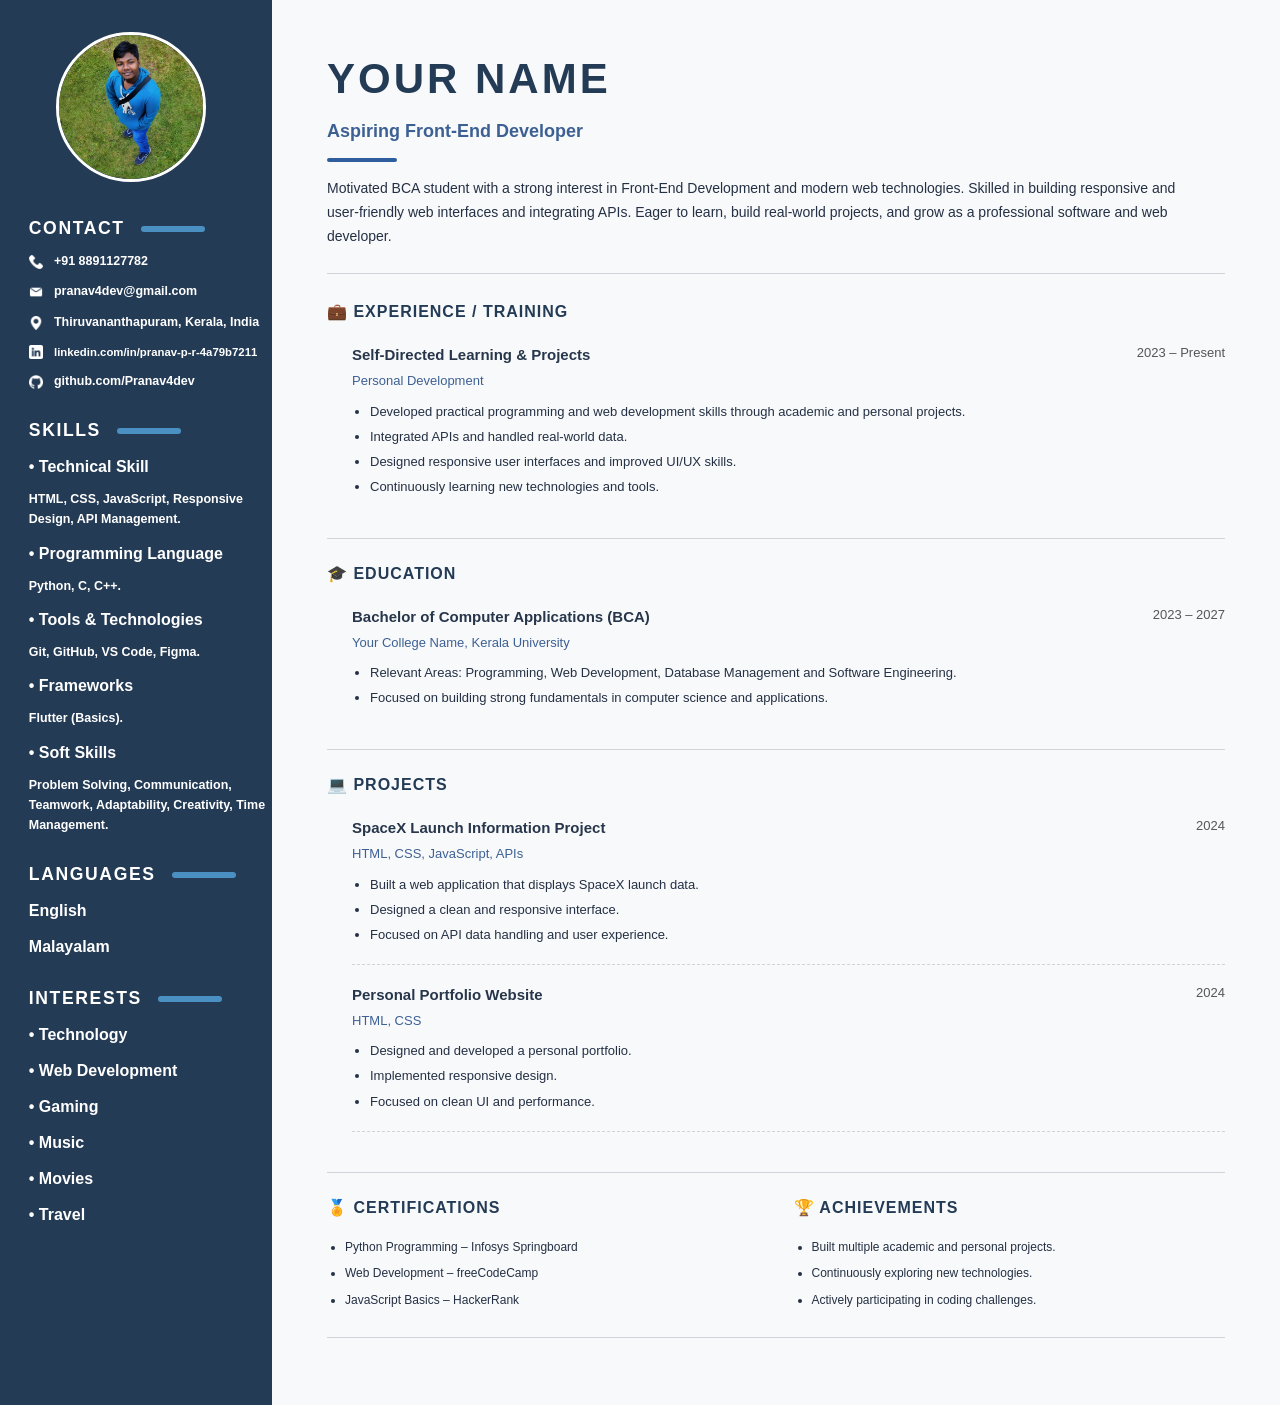
<file: Html/AS 1/index.html>
<!DOCTYPE html>
<html lang="en">
<head>
    <meta charset="UTF-8">
    <meta name="viewport" content="width=device-width, initial-scale=1.0">
    <title>Resume</title>
    <link rel="stylesheet" href="index.css">
</head>
<body>
    <body>

    <div class="resume">

        <div class="clr">

            <div class="img">
                <img src="profile.jpg" alt="Profile Image">
            </div>

            <div class="left">

                <div class="contact">
                    <h4>CONTACT <span></span></h4>

                    <div class="phone">
                        <img src="./Icons/phone-call.png" alt="Phone Icon">
                        <h1>+91 8891127782</h1>
                    </div>

                    <div class="email">
                        <img src="./Icons/messages.png" alt="Email Icon">
                        <h1>pranav4dev@gmail.com</h1>
                    </div>

                    <div class="place">
                        <img src="./Icons/pin.png" alt="Location pin">
                        <h1>Thiruvananthapuram, Kerala, India</h1>
                    </div>

                    <div class="linkedin">
                        <img src="./Icons/linkedin.png" alt="LinkedIn">
                        <h1>linkedin.com/in/pranav-p-r-4a79b7211</h1>
                    </div>

                    <div class="github">
                        <img src="./Icons/github.png" alt="GitHub">
                        <h1>github.com/Pranav4dev</h1>
                    </div>
                </div>

                <div class="skills">
                    <h4>SKILLS <span></span></h4>

                    <div class="technicalskill">
                        <h1>• Technical Skill</h1>
                        <h2>HTML, CSS, JavaScript, Responsive Design, API Management.</h2>
                    </div>

                    <div class="programminglanguage">
                        <h1>• Programming Language</h1>
                        <h2>Python, C, C++.</h2>
                    </div>

                    <div class="Tools">
                        <h1>• Tools & Technologies</h1>
                        <h2>Git, GitHub, VS Code, Figma.</h2>
                    </div>

                    <div class="Frameworks">
                        <h1>• Frameworks</h1>
                        <h2>Flutter (Basics).</h2>
                    </div>

                    <div class="softskills">
                        <h1>• Soft Skills</h1>
                        <h2>Problem Solving, Communication, Teamwork, Adaptability, Creativity, Time Management.</h2>
                    </div>
                </div>

                <div class="lang">
                    <h4>LANGUAGES <span></span></h4>

                    <div class="eng">
                        <h1>English</h1>
                    </div>

                    <div class="mal">
                        <h1>Malayalam</h1>
                    </div>
                </div>

                <div class="int">
                    <h4>INTERESTS <span></span></h4>

                    <h1>• Technology</h1>
                    <h1>• Web Development</h1>
                    <h1>• Gaming</h1>
                    <h1>• Music</h1>
                    <h1>• Movies</h1>
                    <h1>• Travel</h1>
                </div>

            </div>
        </div>

        <div class="right">

            <div class="intro">
                <h1>YOUR NAME</h1>

                <h2>Aspiring Front-End Developer</h2>

                <div class="blue-line"></div>

                <p>
                    Motivated BCA student with a strong interest in Front-End Development
                    and modern web technologies. Skilled in building responsive and
                    user-friendly web interfaces and integrating APIs. Eager to learn,
                    build real-world projects, and grow as a professional software and
                    web developer.
                </p>
            </div>

            <section class="resume-section">

                <h3>💼 EXPERIENCE / TRAINING</h3>

                <div class="resume-item">

                    <div class="item-top">
                        <div>
                            <h4>Self-Directed Learning & Projects</h4>
                            <span>Personal Development</span>
                        </div>

                        <p class="date">2023 – Present</p>
                    </div>

                    <ul>
                        <li>Developed practical programming and web development skills through academic and personal projects.</li>
                        <li>Integrated APIs and handled real-world data.</li>
                        <li>Designed responsive user interfaces and improved UI/UX skills.</li>
                        <li>Continuously learning new technologies and tools.</li>
                    </ul>

                </div>
            </section>

            <section class="resume-section">

                <h3>🎓 EDUCATION</h3>

                <div class="resume-item">

                    <div class="item-top">
                        <div>
                            <h4>Bachelor of Computer Applications (BCA)</h4>
                            <span>Your College Name, Kerala University</span>
                        </div>

                        <p class="date">2023 – 2027</p>
                    </div>

                    <ul>
                        <li>Relevant Areas: Programming, Web Development, Database Management and Software Engineering.</li>
                        <li>Focused on building strong fundamentals in computer science and applications.</li>
                    </ul>

                </div>
            </section>

            <section class="resume-section">

                <h3>💻 PROJECTS</h3>

                <div class="project">

                    <div class="item-top">
                        <div>
                            <h4>SpaceX Launch Information Project</h4>
                            <span>HTML, CSS, JavaScript, APIs</span>
                        </div>

                        <p class="date">2024</p>
                    </div>

                    <ul>
                        <li>Built a web application that displays SpaceX launch data.</li>
                        <li>Designed a clean and responsive interface.</li>
                        <li>Focused on API data handling and user experience.</li>
                    </ul>

                </div>


                <div class="project">

                    <div class="item-top">
                        <div>
                            <h4>Personal Portfolio Website</h4>
                            <span>HTML, CSS</span>
                        </div>

                        <p class="date">2024</p>
                    </div>

                    <ul>
                        <li>Designed and developed a personal portfolio.</li>
                        <li>Implemented responsive design.</li>
                        <li>Focused on clean UI and performance.</li>
                    </ul>

                </div>

            </section>

            <div class="bottom-sections">

                <section class="small-section">
                    <h3>🏅 CERTIFICATIONS</h3>

                    <ul>
                        <li>Python Programming – Infosys Springboard</li>
                        <li>Web Development – freeCodeCamp</li>
                        <li>JavaScript Basics – HackerRank</li>
                    </ul>
                </section>


                <section class="small-section">
                    <h3>🏆 ACHIEVEMENTS</h3>

                    <ul>
                        <li>Built multiple academic and personal projects.</li>
                        <li>Continuously exploring new technologies.</li>
                        <li>Actively participating in coding challenges.</li>
                    </ul>
                </section>

            </div>

        </div>

    </div>


</body>
</html>
</file>
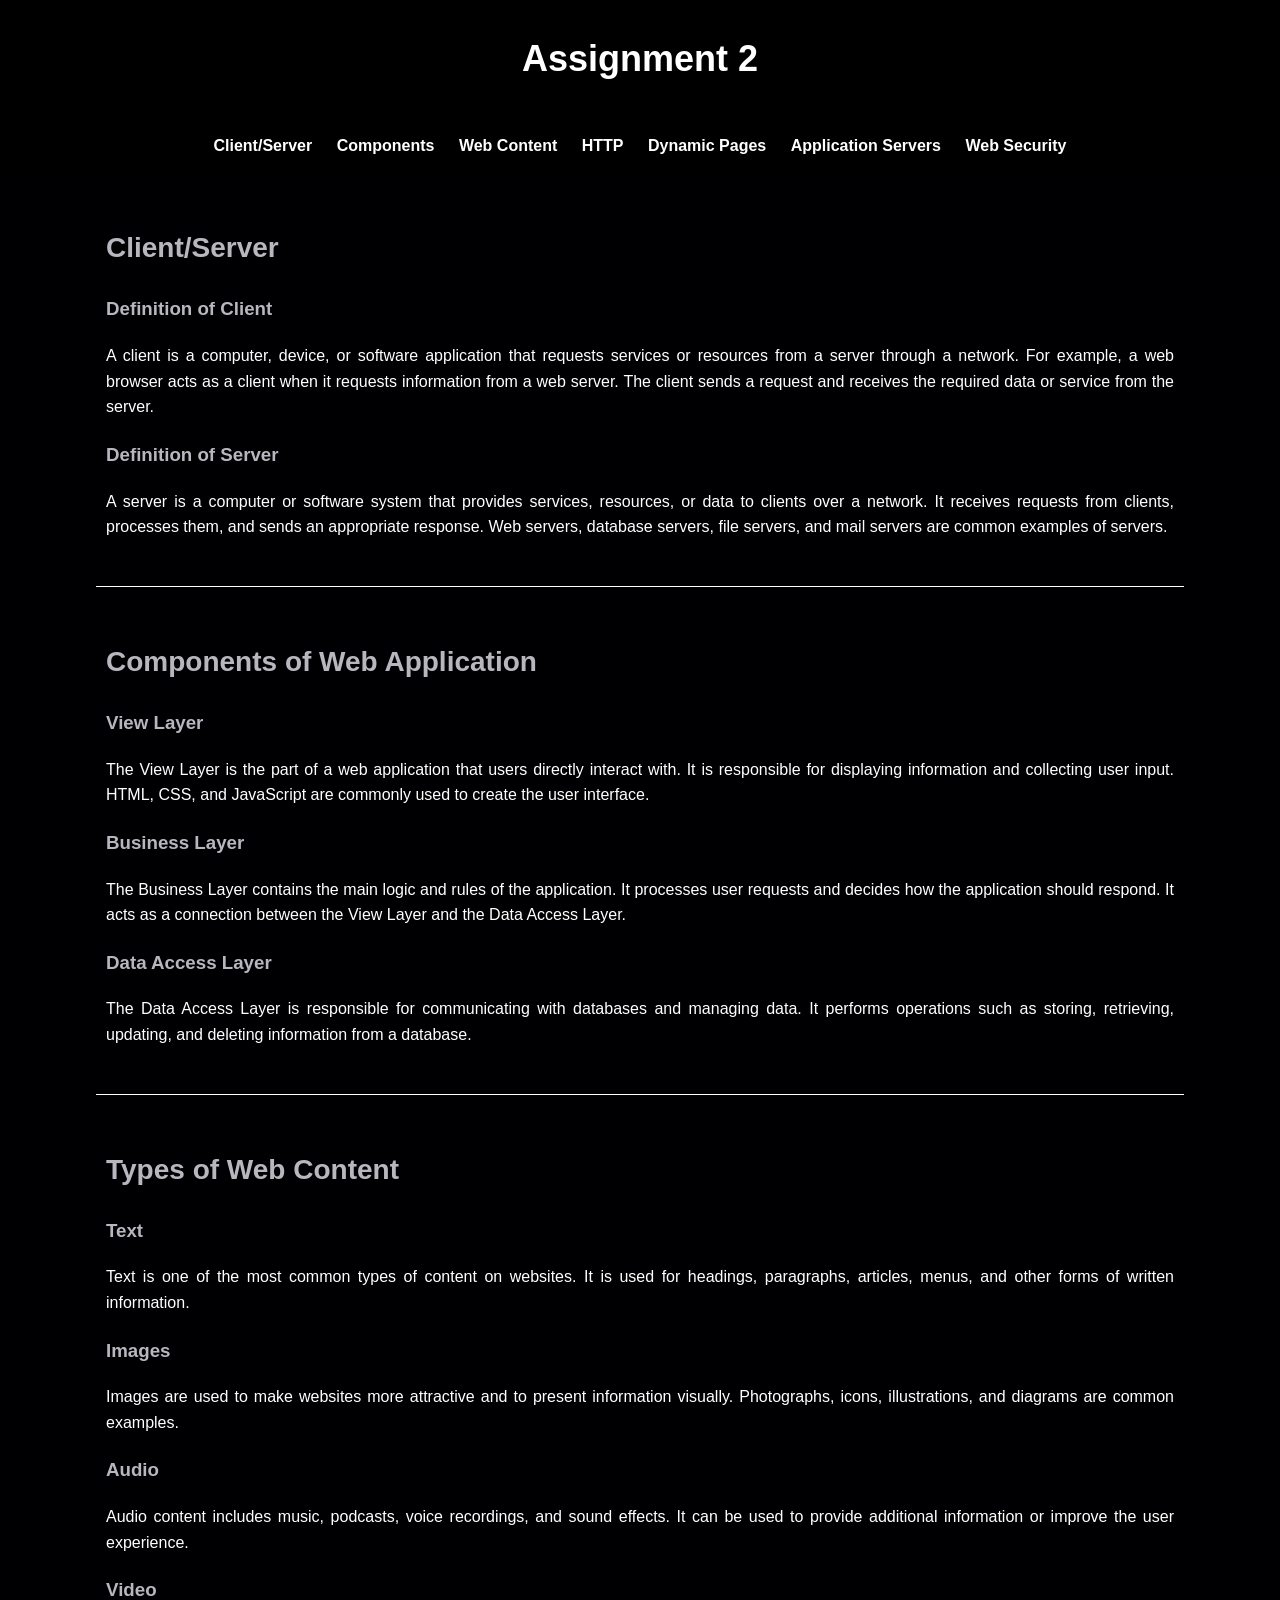
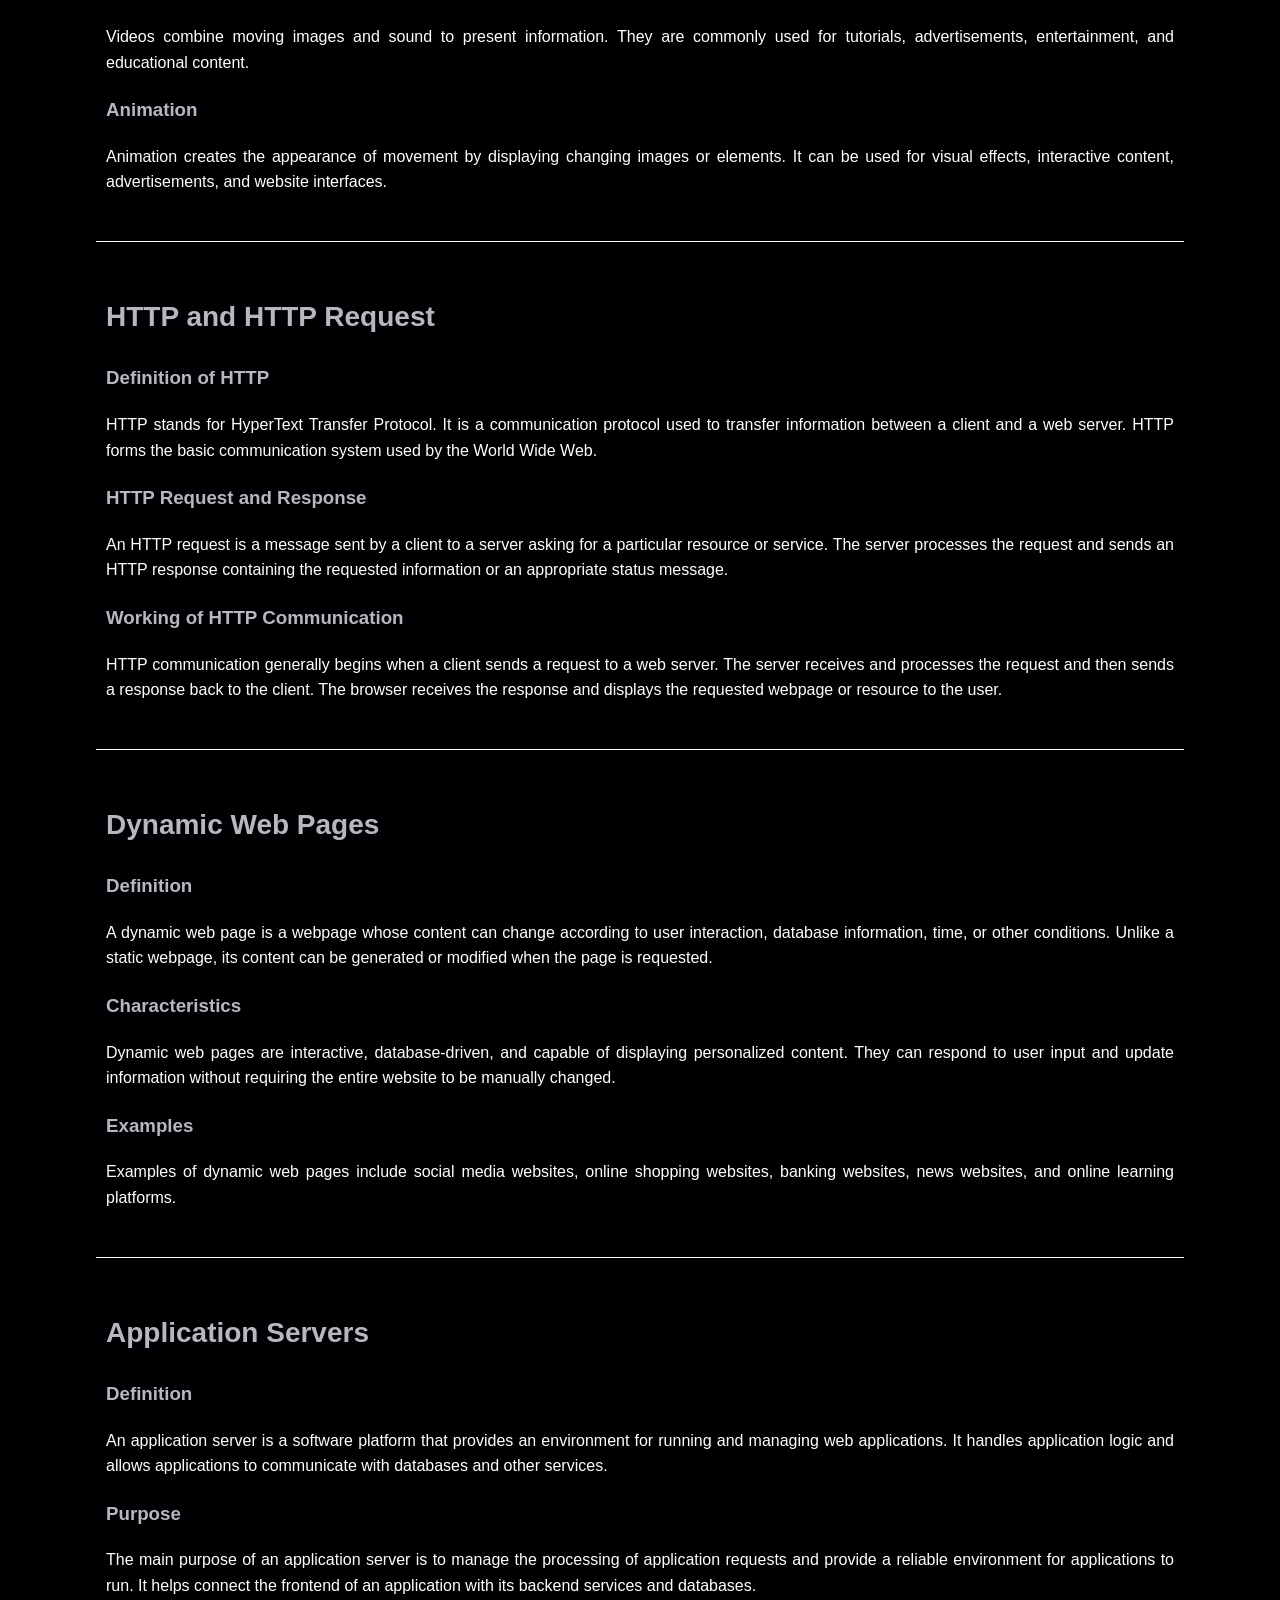
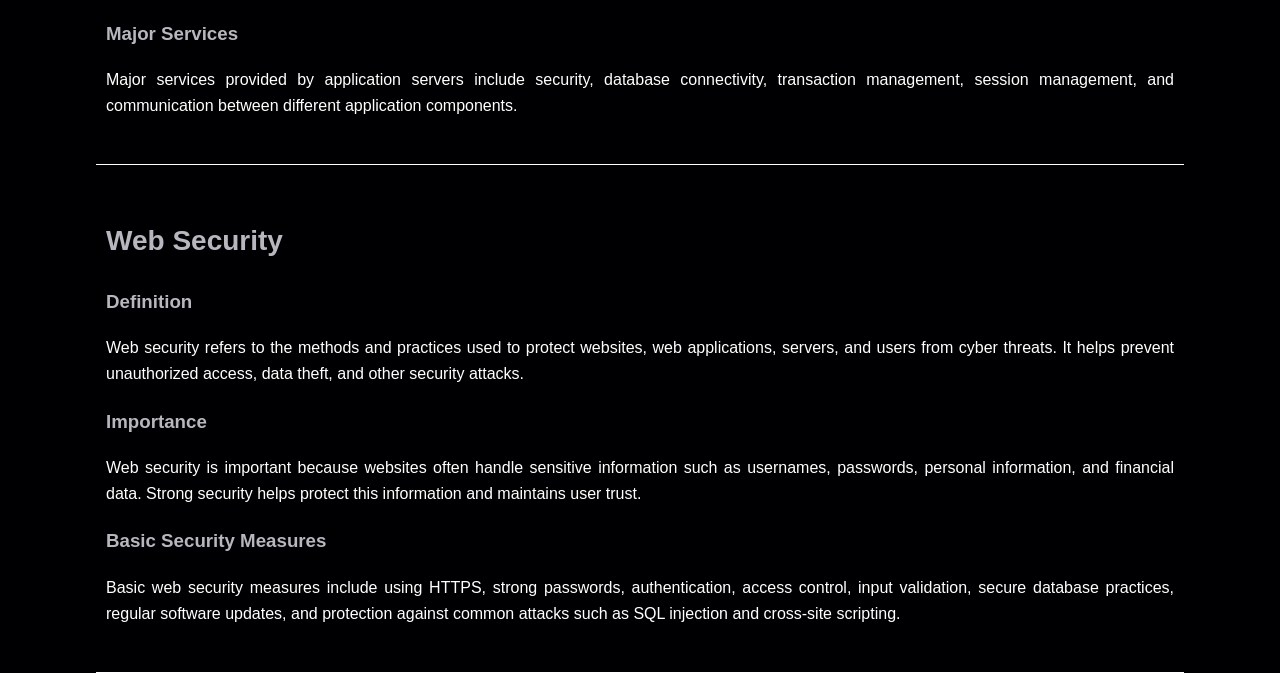
<file: Html/AS 2/index.html>
<!DOCTYPE html>
<html lang="en">
<head>
    <meta charset="UTF-8">
    <meta name="viewport" content="width=device-width, initial-scale=1.0">
    <title>Web Technology</title>

    <style>
        body {
            margin: 0;
            font-family: Arial, sans-serif;
            background-color: rgb(0, 0, 2);
            color: white;
            line-height: 1.6;
        }

        header {
            text-align: center;
            padding: 30px;
            background-color: #000000;
        }

        header h1 {
            margin: 0;
            font-size: 36px;
        }

        header p {
            margin-top: 8px;
            font-size: 16px;
        }

        nav {
            background-color: #000000;
            padding: 15px;
            text-align: center;
            position: sticky;
            top: 0;
        }

        nav a {
            color: white;
            text-decoration: none;
            margin: 0 10px;
            font-weight: bold;
        }

        nav a:hover {
            color: #6d7072;
        }

        main {
            width: 85%;
            margin: auto;
        }

        section {
            padding: 30px 10px;
            border-bottom: 1px solid white;
        }

        h2 {
            color: #b8b6be;
            font-size: 28px;
        }

        h3 {
            color:#b8b6be;
            margin-top: 20px;
        }

        p {
            font-size: 16px;
            text-align: justify;
        }

        ul {
            font-size: 16px;
        }

    </style>
</head>

<body>

    <header>
        <h1>Assignment 2</h1>
    </header>

    <!-- Navigation Menu -->
    <nav>
        <a href="#client-server">Client/Server</a>
        <a href="#components">Components</a>
        <a href="#content">Web Content</a>
        <a href="#http">HTTP</a>
        <a href="#dynamic">Dynamic Pages</a>
        <a href="#application-server">Application Servers</a>
        <a href="#security">Web Security</a>
    </nav>

    <main>

      
        <section id="client-server">
            <h2>Client/Server</h2>

            <h3>Definition of Client</h3>
            <p>
                A client is a computer, device, or software application that
                requests services or resources from a server through a network.
                For example, a web browser acts as a client when it requests
                information from a web server. The client sends a request and
                receives the required data or service from the server.
            </p>

            <h3>Definition of Server</h3>
            <p>
                A server is a computer or software system that provides services,
                resources, or data to clients over a network. It receives requests
                from clients, processes them, and sends an appropriate response.
                Web servers, database servers, file servers, and mail servers are
                common examples of servers.
            </p>
        </section>

       
        <section id="components">
            <h2>Components of Web Application</h2>

            <h3>View Layer</h3>
            <p>
                The View Layer is the part of a web application that users
                directly interact with. It is responsible for displaying
                information and collecting user input. HTML, CSS, and JavaScript
                are commonly used to create the user interface.
            </p>

            <h3>Business Layer</h3>
            <p>
                The Business Layer contains the main logic and rules of the
                application. It processes user requests and decides how the
                application should respond. It acts as a connection between the
                View Layer and the Data Access Layer.
            </p>

            <h3>Data Access Layer</h3>
            <p>
                The Data Access Layer is responsible for communicating with
                databases and managing data. It performs operations such as
                storing, retrieving, updating, and deleting information from
                a database.
            </p>
        </section>

       
        <section id="content">
            <h2>Types of Web Content</h2>

            <h3>Text</h3>
            <p>
                Text is one of the most common types of content on websites.
                It is used for headings, paragraphs, articles, menus, and other
                forms of written information.
            </p>

            <h3>Images</h3>
            <p>
                Images are used to make websites more attractive and to present
                information visually. Photographs, icons, illustrations, and
                diagrams are common examples.
            </p>

            <h3>Audio</h3>
            <p>
                Audio content includes music, podcasts, voice recordings, and
                sound effects. It can be used to provide additional information
                or improve the user experience.
            </p>

            <h3>Video</h3>
            <p>
                Videos combine moving images and sound to present information.
                They are commonly used for tutorials, advertisements,
                entertainment, and educational content.
            </p>

            <h3>Animation</h3>
            <p>
                Animation creates the appearance of movement by displaying
                changing images or elements. It can be used for visual effects,
                interactive content, advertisements, and website interfaces.
            </p>
        </section>

       
        <section id="http">
            <h2>HTTP and HTTP Request</h2>

            <h3>Definition of HTTP</h3>
            <p>
                HTTP stands for HyperText Transfer Protocol. It is a
                communication protocol used to transfer information between a
                client and a web server. HTTP forms the basic communication
                system used by the World Wide Web.
            </p>

            <h3>HTTP Request and Response</h3>
            <p>
                An HTTP request is a message sent by a client to a server asking
                for a particular resource or service. The server processes the
                request and sends an HTTP response containing the requested
                information or an appropriate status message.
            </p>

            <h3>Working of HTTP Communication</h3>
            <p>
                HTTP communication generally begins when a client sends a
                request to a web server. The server receives and processes the
                request and then sends a response back to the client. The browser
                receives the response and displays the requested webpage or
                resource to the user.
            </p>
        </section>

     
        <section id="dynamic">
            <h2>Dynamic Web Pages</h2>

            <h3>Definition</h3>
            <p>
                A dynamic web page is a webpage whose content can change
                according to user interaction, database information, time, or
                other conditions. Unlike a static webpage, its content can be
                generated or modified when the page is requested.
            </p>

            <h3>Characteristics</h3>
            <p>
                Dynamic web pages are interactive, database-driven, and capable
                of displaying personalized content. They can respond to user
                input and update information without requiring the entire
                website to be manually changed.
            </p>

            <h3>Examples</h3>
            <p>
                Examples of dynamic web pages include social media websites,
                online shopping websites, banking websites, news websites,
                and online learning platforms.
            </p>
        </section>

        <section id="application-server">
            <h2>Application Servers</h2>

            <h3>Definition</h3>
            <p>
                An application server is a software platform that provides an
                environment for running and managing web applications. It
                handles application logic and allows applications to communicate
                with databases and other services.
            </p>

            <h3>Purpose</h3>
            <p>
                The main purpose of an application server is to manage the
                processing of application requests and provide a reliable
                environment for applications to run. It helps connect the
                frontend of an application with its backend services and
                databases.
            </p>

            <h3>Major Services</h3>
            <p>
                Major services provided by application servers include security,
                database connectivity, transaction management, session
                management, and communication between different application
                components.
            </p>
        </section>

        <section id="security">
            <h2>Web Security</h2>

            <h3>Definition</h3>
            <p>
                Web security refers to the methods and practices used to protect
                websites, web applications, servers, and users from cyber
                threats. It helps prevent unauthorized access, data theft, and
                other security attacks.
            </p>

            <h3>Importance</h3>
            <p>
                Web security is important because websites often handle
                sensitive information such as usernames, passwords, personal
                information, and financial data. Strong security helps protect
                this information and maintains user trust.
            </p>

            <h3>Basic Security Measures</h3>
            <p>
                Basic web security measures include using HTTPS, strong
                passwords, authentication, access control, input validation,
                secure database practices, regular software updates, and
                protection against common attacks such as SQL injection and
                cross-site scripting.
            </p>
        </section>

    </main>

</body>
</html>
</file>
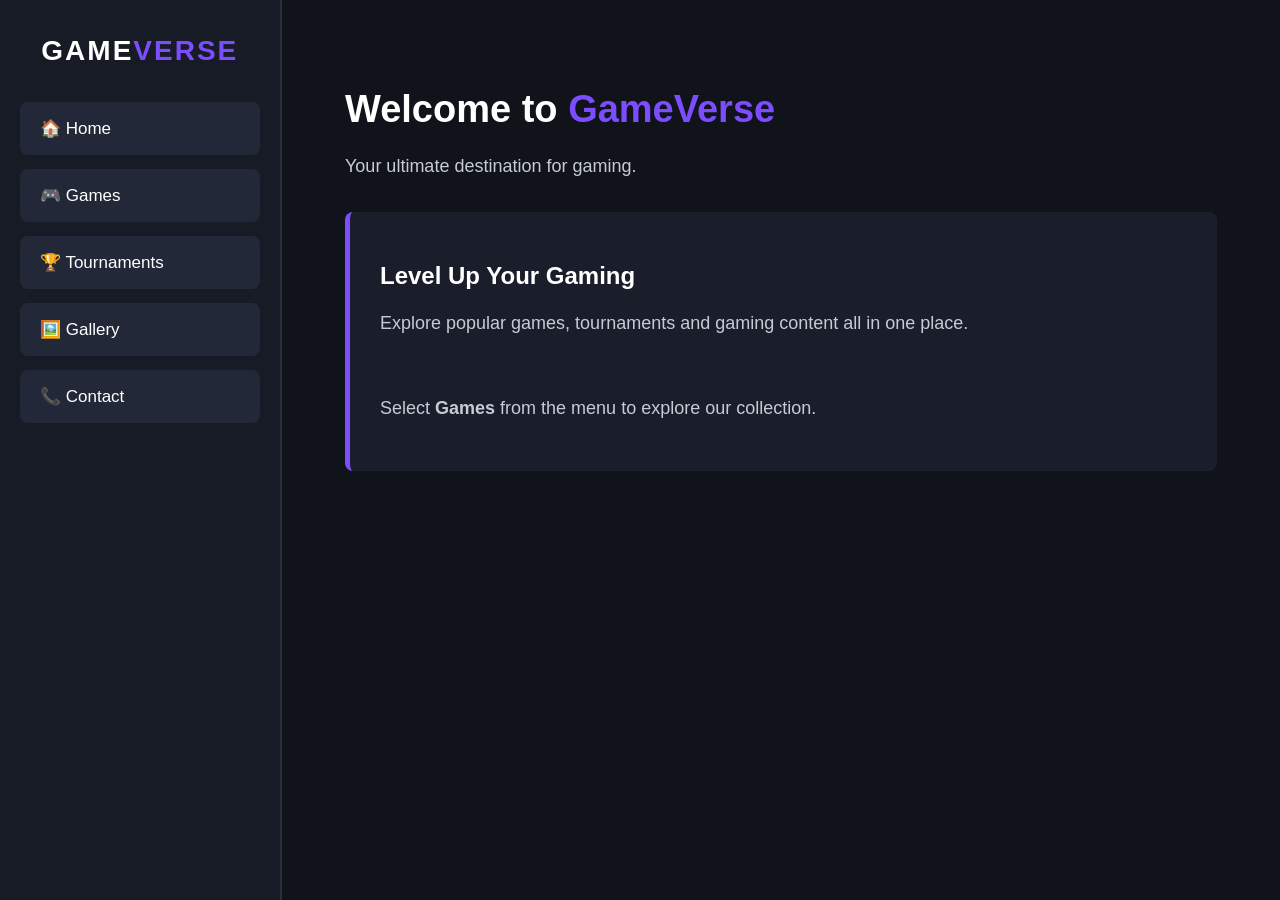
<file: Html/AS 3/index.html>
<!DOCTYPE html>
<html lang="en">

<head>
    <meta charset="UTF-8">
    <meta name="viewport" content="width=device-width, initial-scale=1.0">

    <title>GameVerse</title>

    <style>

        * {
            box-sizing: border-box;
            margin: 0;
            padding: 0;
        }

        body {
            font-family: Arial, sans-serif;
            background-color: #10131a;
            height: 100vh;
        }

       

        .container {
            display: flex;
            width: 100%;
            height: 100vh;
        }



        .menu {
            width: 22%;
            min-width: 220px;
            background-color: #171b26;
            padding: 35px 20px;
            border-right: 2px solid #292f3d;
        }

        .menu h2 {
            color: #ffffff;
            text-align: center;
            margin-bottom: 35px;
            font-size: 28px;
            letter-spacing: 2px;
        }

        .menu h2 span {
            color: #7c4dff;
        }

        .menu a {
            display: block;
            background-color: #222837;
            color: #ffffff;
            text-decoration: none;
            padding: 16px 20px;
            margin-bottom: 14px;
            border-radius: 8px;
            font-size: 17px;
            transition: 0.3s;
        }

        .menu a:hover {
            background-color: #7c4dff;
            transform: translateX(5px);
        }


        /* CONTENT FRAME */

        .content {
            width: 78%;
            height: 100vh;
            border: none;
            background-color: #10131a;
        }

    </style>

</head>


<body>

    <div class="container">


        <div class="menu">

            <h2>GAME<span>VERSE</span></h2>

            <a href="#home"
               target="contentFrame"
               onclick="loadPage('home'); return false;">
                🏠 Home
            </a>

            <a href="#games"
               target="contentFrame"
               onclick="loadPage('games'); return false;">
                🎮 Games
            </a>

            <a href="#tournaments"
               target="contentFrame"
               onclick="loadPage('tournaments'); return false;">
                🏆 Tournaments
            </a>

            <a href="#gallery"
               target="contentFrame"
               onclick="loadPage('gallery'); return false;">
                🖼️ Gallery
            </a>

            <a href="#contact"
               target="contentFrame"
               onclick="loadPage('contact'); return false;">
                📞 Contact
            </a>

        </div>


        

        <iframe
            class="content"
            name="contentFrame"
            id="contentFrame">
        </iframe>

    </div>


    <script>

        

        const pages = {



            home: `
                <!DOCTYPE html>
                <html>

                <head>

                    <style>

                        body {
                            font-family: Arial;
                            background: #10131a;
                            color: white;
                            padding: 55px;
                        }

                        h1 {
                            color: #ffffff;
                            font-size: 38px;
                            margin-bottom: 20px;
                        }

                        h1 span {
                            color: #7c4dff;
                        }

                        p {
                            font-size: 18px;
                            line-height: 1.7;
                            color: #c7cbd6;
                        }

                        .welcome {
                            background: #191e2a;
                            padding: 30px;
                            border-left: 5px solid #7c4dff;
                            border-radius: 8px;
                            margin-top: 30px;
                        }

                        .welcome h2 {
                            margin-bottom: 15px;
                        }

                    </style>

                </head>

                <body>

                    <h1>Welcome to <span>GameVerse</span></h1>

                    <p>
                        Your ultimate destination for gaming.
                    </p>

                    <div class="welcome">

                        <h2>Level Up Your Gaming</h2>

                        <p>
                            Explore popular games, tournaments and
                            gaming content all in one place.
                        </p>

                        <br>

                        <p>
                            Select <b>Games</b> from the menu to
                            explore our collection.
                        </p>

                    </div>

                </body>

                </html>
            `,



            games: `
                <!DOCTYPE html>
                <html>

                <head>

                    <style>

                        body {
                            font-family: Arial;
                            background: #10131a;
                            color: white;
                            padding: 40px;
                        }

                        h1 {
                            font-size: 35px;
                            margin-bottom: 30px;
                        }

                        h1 span {
                            color: #7c4dff;
                        }

                        .games {
                            display: grid;
                            grid-template-columns: repeat(2, 1fr);
                            gap: 20px;
                        }

                        .game {
                            background: #191e2a;
                            padding: 25px;
                            border-radius: 10px;
                            border: 1px solid #292f3d;
                            transition: 0.3s;
                        }

                        .game:hover {
                            transform: translateY(-5px);
                            border-color: #7c4dff;
                        }

                        .game h2 {
                            color: #ffffff;
                            margin-bottom: 10px;
                        }

                        .game p {
                            color: #aeb4c2;
                            line-height: 1.5;
                        }

                        .genre {
                            color: #7c4dff;
                            font-size: 14px;
                            margin-bottom: 12px;
                        }

                    </style>

                </head>

                <body>

                    <h1>Featured <span>Games</span></h1>

                    <div class="games">

                        <div class="game">
                            <h2>Valorant</h2>
                            <div class="genre">Tactical FPS</div>
                            <p>
                                A competitive 5v5 tactical shooter
                                featuring unique agents and abilities.
                            </p>
                        </div>


                        <div class="game">
                            <h2>League of Legends</h2>
                            <div class="genre">MOBA</div>
                            <p>
                                A competitive multiplayer game
                                focused on strategy and teamwork.
                            </p>
                        </div>


                        <div class="game">
                            <h2>Dota 2</h2>
                            <div class="genre">MOBA</div>
                            <p>
                                A strategic 5v5 battle arena with
                                hundreds of unique heroes.
                            </p>
                        </div>


                        <div class="game">
                            <h2>PUBG PC</h2>
                            <div class="genre">Battle Royale</div>
                            <p>
                                Fight to survive and become the
                                last player standing.
                            </p>
                        </div>


                        <div class="game">
                            <h2>Battlefield V</h2>
                            <div class="genre">First Person Shooter</div>
                            <p>
                                Experience large-scale battles
                                inspired by World War II.
                            </p>
                        </div>


                        <div class="game">
                            <h2>GTA V</h2>
                            <div class="genre">Open World</div>
                            <p>
                                Explore a massive open world filled
                                with missions, vehicles and activities.
                            </p>
                        </div>

                    </div>

                </body>

                </html>
            `,



            tournaments: `
                <!DOCTYPE html>
                <html>

                <head>

                    <style>

                        body {
                            font-family: Arial;
                            background: #10131a;
                            color: white;
                            padding: 50px;
                        }

                        h1 {
                            color: #7c4dff;
                            margin-bottom: 25px;
                        }

                        .tournament {
                            background: #191e2a;
                            padding: 22px;
                            margin-bottom: 15px;
                            border-radius: 8px;
                            border-left: 4px solid #7c4dff;
                        }

                        .tournament h2 {
                            margin-bottom: 8px;
                        }

                        .tournament p {
                            color: #b8bdc9;
                        }

                    </style>

                </head>

                <body>

                    <h1>Gaming Tournaments</h1>

                    <div class="tournament">

                        <h2>Valorant Championship</h2>

                        <p>
                            Competitive 5v5 Valorant tournament.
                        </p>

                    </div>


                    <div class="tournament">

                        <h2>Battle Royale Cup</h2>

                        <p>
                            PUBG PC survival tournament.
                        </p>

                    </div>


                    <div class="tournament">

                        <h2>MOBA Challenge</h2>

                        <p>
                            League of Legends and Dota 2
                            competitive event.
                        </p>

                    </div>

                </body>

                </html>
            `,


            gallery: `
                <!DOCTYPE html>
                <html>

                <head>

                    <style>

                        body {
                            font-family: Arial;
                            background: #10131a;
                            color: white;
                            padding: 45px;
                        }

                        h1 {
                            margin-bottom: 30px;
                        }

                        h1 span {
                            color: #7c4dff;
                        }

                        .gallery {
                            display: grid;
                            grid-template-columns: repeat(3, 1fr);
                            gap: 18px;
                        }

                        .photo {
                            height: 150px;
                            background: #191e2a;
                            border: 1px solid #292f3d;
                            border-radius: 10px;

                            display: flex;
                            align-items: center;
                            justify-content: center;

                            font-size: 20px;
                            color: #ffffff;
                        }

                        .photo:hover {
                            border-color: #7c4dff;
                        }

                    </style>

                </head>

                <body>

                    <h1>Gaming <span>Gallery</span></h1>

                    <div class="gallery">

                        <div class="photo">
                            Valorant
                        </div>

                        <div class="photo">
                            League of Legends
                        </div>

                        <div class="photo">
                            Dota 2
                        </div>

                        <div class="photo">
                            PUBG PC
                        </div>

                        <div class="photo">
                            Battlefield V
                        </div>

                        <div class="photo">
                            GTA V
                        </div>

                    </div>

                </body>

                </html>
            `,



            contact: `
                <!DOCTYPE html>
                <html>

                <head>

                    <style>

                        body {
                            font-family: Arial;
                            background: #10131a;
                            color: white;
                            padding: 55px;
                        }

                        h1 {
                            color: #7c4dff;
                            margin-bottom: 25px;
                        }

                        .contact {
                            background: #191e2a;
                            padding: 30px;
                            border-radius: 10px;
                            border-left: 4px solid #7c4dff;
                            max-width: 600px;
                        }

                        .contact p {
                            font-size: 18px;
                            line-height: 2;
                            color: #c7cbd6;
                        }

                        b {
                            color: white;
                        }

                    </style>

                </head>

                <body>

                    <h1>Contact GameVerse</h1>

                    <div class="contact">

                        <p>
                            <b>Email:</b>
                            gameverse@gmail.com
                        </p>

                        <p>
                            <b>Phone:</b>
                            +91 98765 43210
                        </p>

                        <p>
                            <b>Location:</b>
                            Kerala, India
                        </p>

                    </div>

                </body>

                </html>
            `

        };


    

        function loadPage(page) {

            const iframe =
                document.getElementById("contentFrame");

            iframe.srcdoc = pages[page];

        }



        loadPage("home");

    </script>

</body>

</html>
</file>
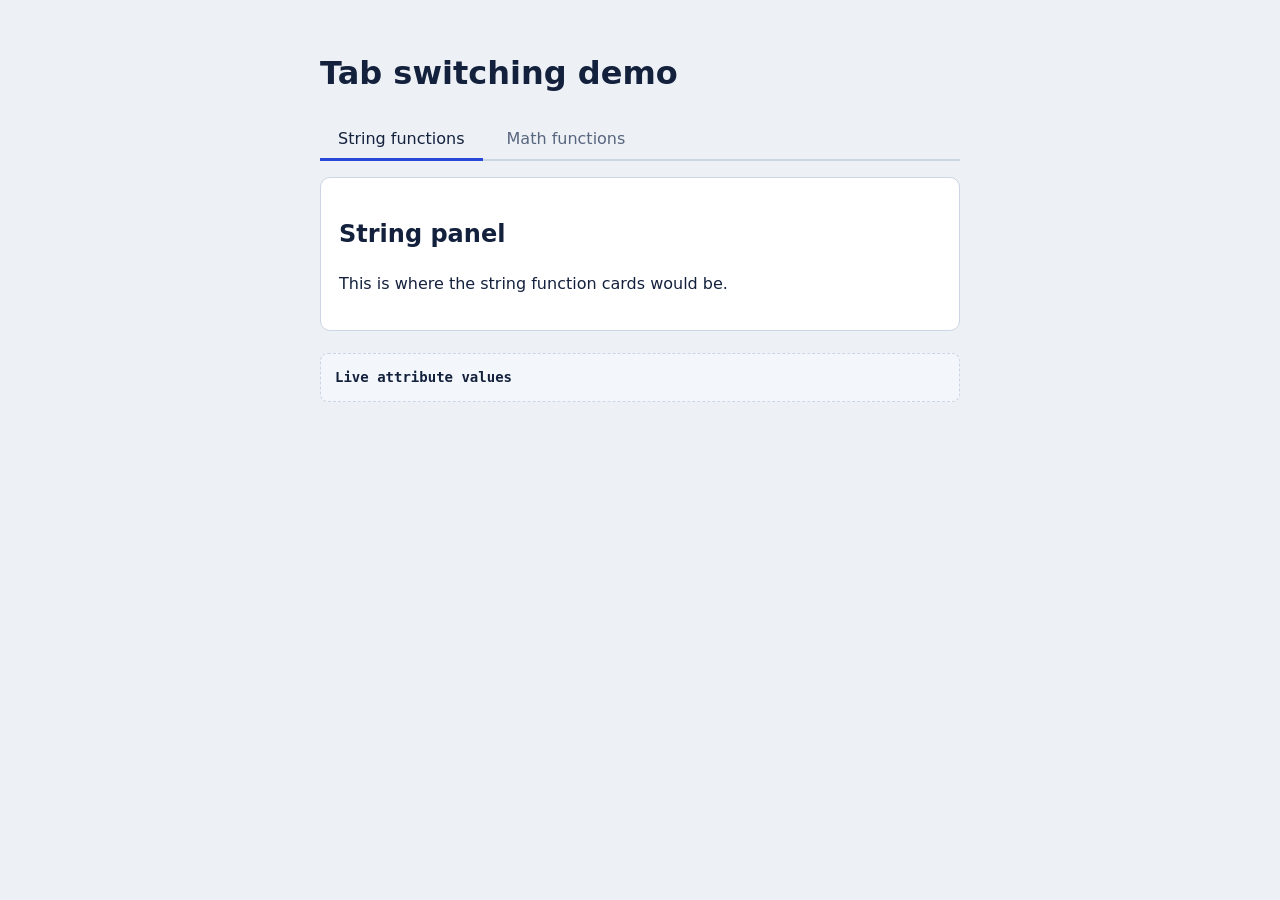
<file: Html/AS 5/index.html>
<!DOCTYPE html>
<html lang="en">
<head>
<meta charset="utf-8">
<meta name="viewport" content="width=device-width, initial-scale=1">
<title>Tab Switching Demo</title>
<style>
  body{margin:0;background:#EDF1F6;color:#14213D;font:16px/1.5 system-ui,sans-serif}
  .wrap{max-width:640px;margin:0 auto;padding:28px 18px}
  .tabs{display:flex;gap:6px;border-bottom:2px solid #CBD5E3;margin-bottom:16px}
  .tab{border:0;background:none;color:#58657E;font:500 16px system-ui,sans-serif;
       padding:10px 18px;cursor:pointer;border-bottom:3px solid transparent;margin-bottom:-2px}

  /* Active tab gets the blue underline */
  .tab[aria-selected="true"]{color:#14213D;border-bottom-color:#2748D8}

  .panel{background:#fff;border:1px solid #CBD5E3;border-radius:10px;padding:18px}

  /* Hidden panel is removed from the page */
  .panel[hidden]{display:none}

  .state{margin-top:22px;background:#F3F6FB;border:1px dashed #CBD5E3;
         border-radius:8px;padding:12px 14px;font:14px/1.7 monospace}
  .state b{color:#2748D8}
</style>
</head>
<body>
<div class="wrap">
  <h1>Tab switching demo</h1>

  <div class="tabs" role="tablist">
    <button class="tab" role="tab" id="t-str"  aria-selected="true"  aria-controls="p-str">String functions</button>
    <button class="tab" role="tab" id="t-math" aria-selected="false" aria-controls="p-math">Math functions</button>
  </div>

  <section class="panel" id="p-str" role="tabpanel" aria-labelledby="t-str">
    <h2>String panel</h2>
    <p>This is where the string function cards would be.</p>
  </section>

  <section class="panel" id="p-math" role="tabpanel" aria-labelledby="t-math" hidden>
    <h2>Math panel</h2>
    <p>This is where the math function cards would be.</p>
  </section>

  <div class="state">
    <strong>Live attribute values</strong>
    <div id="log"></div>
  </div>
</div>

<script>
  var $ = function(id){ return document.getElementById(id); };

  // Each pair: [tab button id, panel id]
  var tabs = [['t-str','p-str'], ['t-math','p-math']];

  // Shows the current attribute values in the box at the bottom
  function updateLog(){
    $('log').innerHTML = tabs.map(function(x){
      return x[0] + ' aria-selected = <b>' + $(x[0]).getAttribute('aria-selected') + '</b><br>' +
             x[1] + ' hidden = <b>' + $(x[1]).hidden + '</b>';
    }).join('<br>');
  }

  // Add a click listener to each tab button
  tabs.forEach(function(p){
    $(p[0]).addEventListener('click', function(){
      tabs.forEach(function(x){
        var on = x[0] === p[0];                      // is this the clicked pair?
        $(x[0]).setAttribute('aria-selected', on);   // mark tab selected / not selected
        $(x[1]).hidden = !on;                        // show / hide its panel
      });
      updateLog();
    });
  });
  // show the starting values on page load
</script>
</body>
</html>
</file>
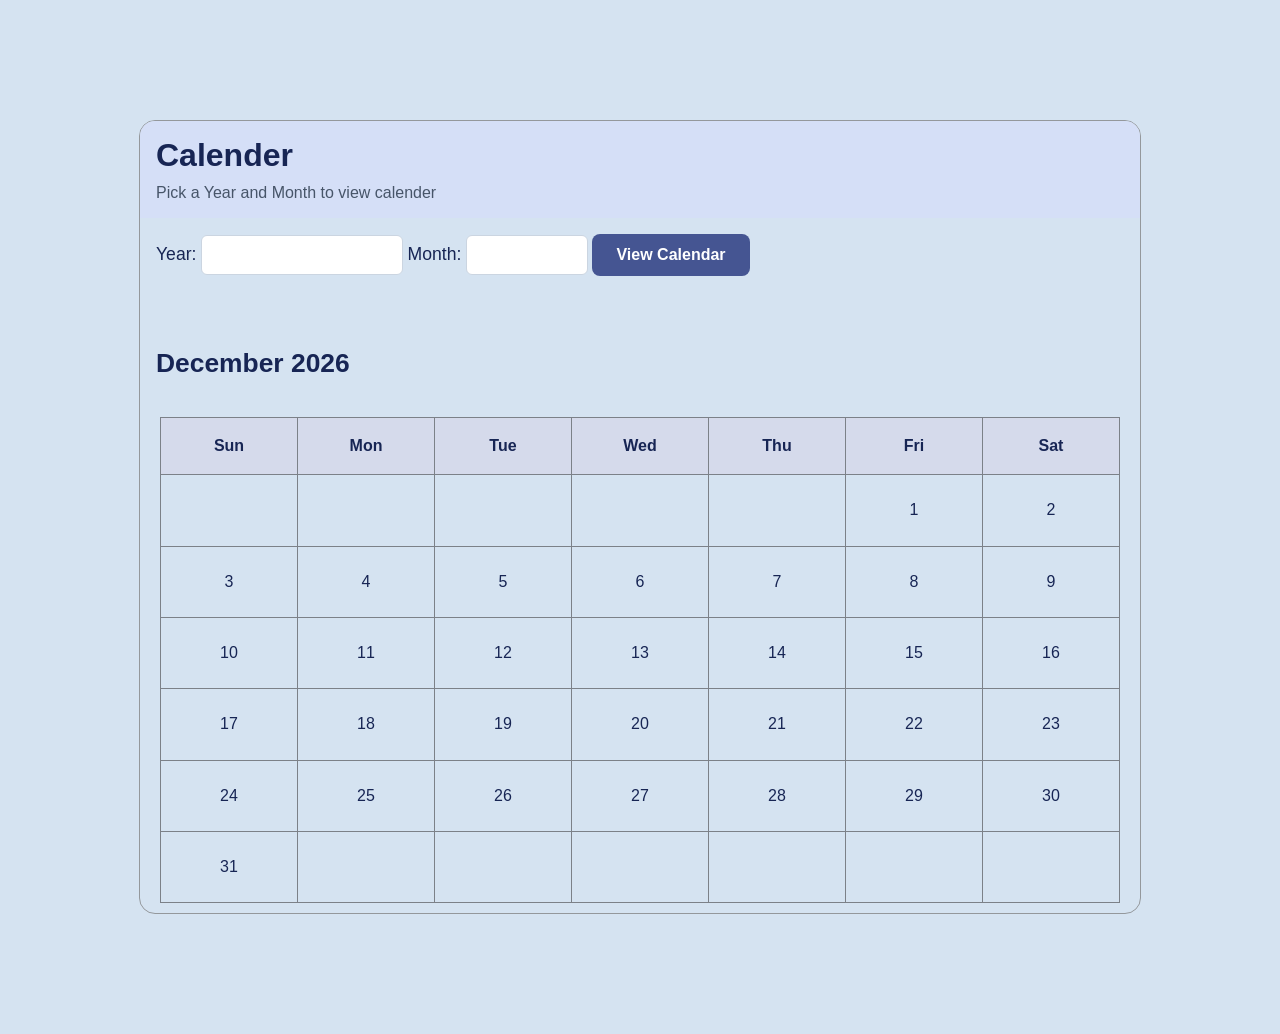
<file: Html/AS 6/index.html>
<!DOCTYPE html>
<html lang="en">
<head>
    <meta charset="UTF-8">
    <meta name="viewport" content="width=device-width, initial-scale=1.0">
    <title>Document</title>
    <style>
        body{
            margin: 0;
            padding: 24px;
            background-color: #d5e3f1;
            font-family: Arial, sans-serif;
            color: #172554;
        }
        #all{
            max-width: 62.5rem;
            margin: 6rem auto;
            border-radius: 1rem;
            overflow: hidden;
            border: 1px solid #94989c;
        }
        #calender{
            background-color: #d5dff7;
            max-width: 100%;
            padding: 1rem;
        }

        #calender h1 {
            margin: 0 0 10px;
            font-size: 2rem;
        }

        #calender h3 {
            margin: 0;
            font-size: 1rem;
            font-weight: normal;
            color: #475569;
        }

        input {
            padding: 1%;
            border: 1px solid #cbd5e1;
            border-radius: 6px;
            font-size: 1rem;
        }  
        
        #cal_form, #now{
            padding: 1rem;
            font-size: 1.1rem;
            font-weight: normal;
        }

        table {
            margin: 0 2% 1%;
            width: calc(100% - 4%);
            border-collapse: collapse;
            table-layout: fixed;
        }

        th, td {
            border: 1px solid #7c8188;
            padding: 2% 3%;
            text-align: center;
        }

        th {
            background-color: #d5daeb;
        }

        td {
            height: 32px;
        }


    #year {
        width: 180px;
    }


    #month {
        width: 100px;
    }


    #cal_form button {
        padding: 12px 24px;
        border: none;
        border-radius: 8px;
        background-color: #455592;
    color: white;
    font-size: 1rem;
    font-weight: 600;
    cursor: pointer;
    transition: background-color 0.2s, transform 0.2s;
}

    </style>

</head>
<body>
    <div id="all">
        <div id="calender">
            <h1>Calender</h1>
            <h3>Pick a Year and Month to view calender</h3>
        </div>
        <form id="cal_form">
            <label for="year">Year:</label>
            <input type="number" id="year" required>

            <label for="month">Month:</label>
            <input type="number" id="month" min="1" max="12" required>

            <button type="submit">View Calendar</button>
        </form>
        <br>
        <div id="now"></div>
        <table border="1">
            <thead>
                <tr>
                    <th>Sun</th>
                    <th>Mon</th>
                    <th>Tue</th>
                    <th>Wed</th>
                    <th>Thu</th>
                    <th>Fri</th>
                    <th>Sat</th>
                </tr>
            </thead>
            <tbody id="Num"></tbody>
        </table>
    </div>
</body>
</html>
<script>
    let months = [
        "January", "February", "March", "April",
        "May", "June", "July", "August",
        "September", "October", "November", "December"
    ];
    const form = document.getElementById("cal_form")

    form.addEventListener("submit", function (event) {
        event.preventDefault()
        d()
    })
    let current = new Date();
    let month =parseInt(current.getMonth());
    let year = current.getFullYear();
    let n = new Date(year,month);
    let weekday = current.getDay();
    let totalDays = new Date(year, month + 1, 0).getDate();
    let mn = months[month]
    document.getElementById("now").innerHTML=`
        <h2>${mn} ${year}</h2>
    `;
    
    let html = "<tr>";
        for(let i = 0; i<weekday;i++){
            html += "<td></td>";
        }
        for(let day = 1; day <= totalDays; day++){
            html += "<td>" + day + "</td>";
            if ((weekday + day) % 7 === 0 && day !== totalDays) {
                html += "</tr><tr>";
            }
        }
        for (let i = (weekday + totalDays) % 7; i < 7 && i !== 0; i++) {
            html += "<td></td>";
        }
        html += "</tr>";
        document.getElementById("Num").innerHTML=html;
        function d(){
            let year = document.getElementById("year")
            let y = year.value
            let month = document.getElementById("month")
            let m = String(parseInt(month.value)-1)
            let now = new Date(y,m)
            let mon = parseInt(m)
            let weekday = parseInt(now.getDay())
            let total_day = new Date(y, m+1, 0).getDate();
            let mn = months[parseInt(mon)]

            let yr = now.getFullYear()
            document.getElementById("now").innerHTML=`
            <h2>${mn} ${yr}</h2>
            `;
            console.log(m)
    
            
            let html = "<tr>";
                for(let i = 0; i<weekday; i++){
                    html += "<td></td>";
                }
                
                for(let day = 1; day <= total_day; day++){
                    html += "<td>" + day + "</td>";
                    if ((weekday + day) % 7 === 0 && day !== total_day) {
                        html += "</tr><tr>";
                        }
                    }
                    for (let i = (weekday + totalDays) % 7; i < 7 && i !== 0; i++) {
                        html += "<td></td>";
                    }
                    html += "</tr>";
                    document.getElementById("Num").innerHTML=html;
            }
</script>
</file>
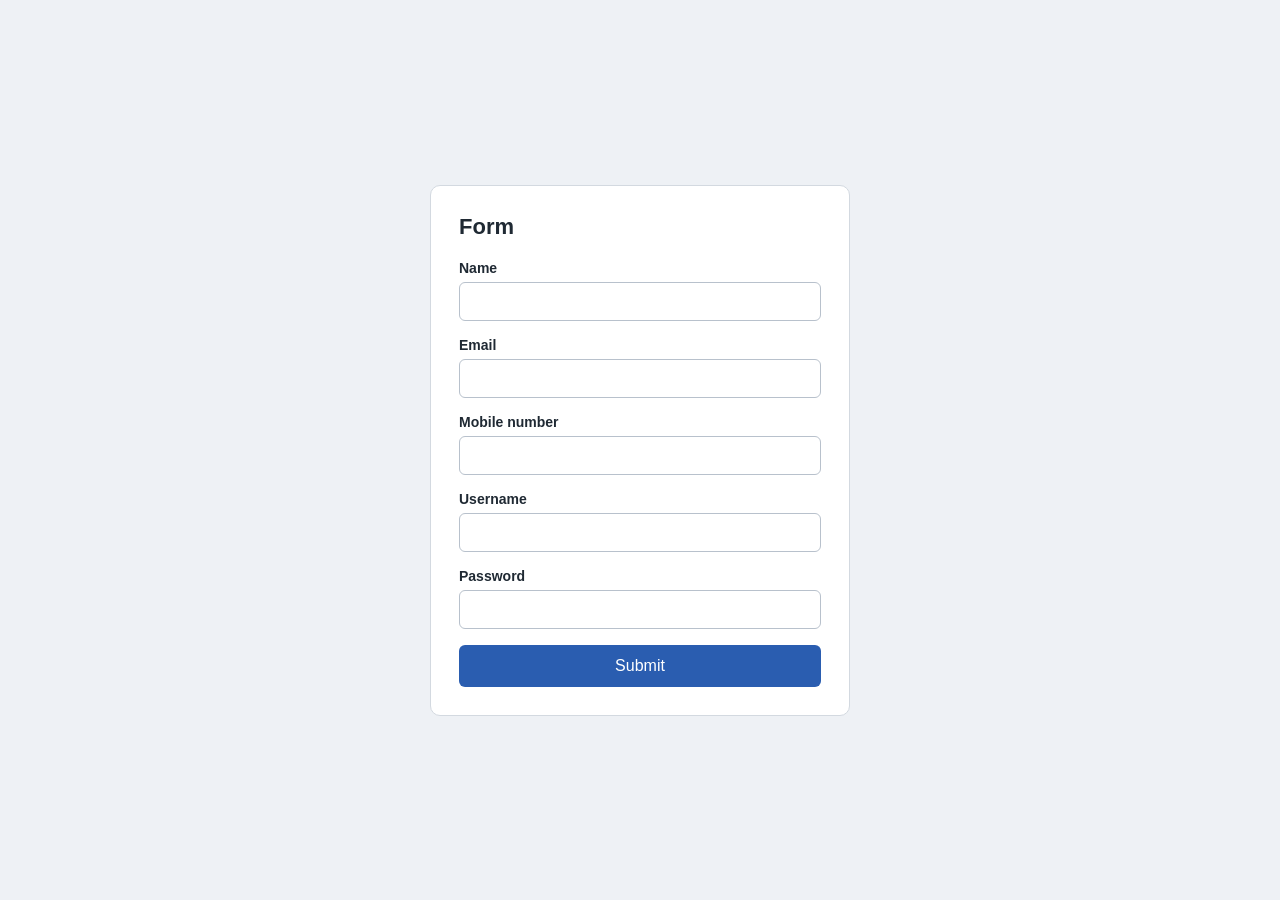
<file: Html/AS 7/index.html>
<!DOCTYPE html>
<html lang="en">
<head>
<meta charset="utf-8">
<meta name="viewport" content="width=device-width, initial-scale=1">
<title>Registration Form Validation</title>
<style>
  * { box-sizing: border-box; }
  body {
    margin: 0;
    min-height: 100vh;
    display: flex;
    align-items: center;
    justify-content: center;
    padding: 16px;
    background: #eef1f5;
    font-family: Arial, Helvetica, sans-serif;
    color: #1f2933;
  }
  .card {
    width: 100%;
    max-width: 420px;
    background: #ffffff;
    border: 1px solid #d3d9e0;
    border-radius: 10px;
    padding: 28px;
  }
  h1 { margin: 0 0 20px; font-size: 22px; }
  .group { margin-bottom: 16px; }
  label { display: block; margin-bottom: 6px; font-weight: bold; font-size: 14px; }
  input {
    width: 100%;
    padding: 10px 12px;
    font-size: 15px;
    border: 1px solid #b8c1cc;
    border-radius: 6px;
  }
  input:focus { outline: 2px solid #2a5db0; outline-offset: 1px; }
  input.invalid { border-color: #c0392b; background: #fdf3f2; }
  button {
    width: 100%;
    padding: 12px;
    font-size: 16px;
    color: #ffffff;
    background: #2a5db0;
    border: none;
    border-radius: 6px;
    cursor: pointer;
  }
  button:hover { background: #204b91; }
</style>
</head>
<body>

<div class="card">
  <h1>Form</h1>

  <!-- novalidate: the browser still checks the patterns, but our script shows the alert -->
  <form id="regForm" novalidate>

    <div class="group">
      <label for="name">Name</label>
      <input type="text" id="name" required
             pattern="[A-Za-z]+( [A-Za-z]+)*"
             title="Name cannot be empty and can contain only letters and spaces.">
    </div>

    <div class="group">
      <label for="email">Email</label>
      <input type="email" id="email" required
             pattern="[A-Za-z0-9._%+\-]+@[A-Za-z0-9\-]+(\.[A-Za-z]{2,})+"
             title="Enter a valid email address, like name@example.com.">
    </div>

    <div class="group">
      <label for="mobile">Mobile number</label>
      <input type="tel" id="mobile" required inputmode="numeric" maxlength="10"
             pattern="[0-9]{10}"
             title="Mobile number must contain exactly 10 digits.">
    </div>

    <div class="group">
      <label for="username">Username</label>
      <input type="text" id="username" required
             pattern=".*\S.*"
             title="Username cannot be empty.">
    </div>

    <div class="group">
      <label for="password">Password</label>
      <input type="password" id="password" required
             pattern="(?=.*[a-z])(?=.*[A-Z])(?=.*\d)(?=.*[^A-Za-z0-9\s]).{8,}"
             title="Password must have at least 8 characters, with an uppercase letter, a lowercase letter, a digit and a special character.">
    </div>

    <button type="submit">Submit</button>
  </form>
</div>

<script>
  var form = document.getElementById("regForm");

  form.addEventListener("submit", function (event) {
    event.preventDefault();                     

    var inputs = form.querySelectorAll("input");
    var errors = [];
    var firstBad = null;

    for (var i = 0; i < inputs.length; i++) {
      var input = inputs[i];
      var ok = input.checkValidity();           
      input.classList.toggle("invalid", !ok);
      if (!ok) {
        errors.push(input.title);               
        if (!firstBad) firstBad = input;
      }
    }

    if (errors.length > 0) {
      alert("Please fix the following:\n\n- " + errors.join("\n- "));
      firstBad.focus();
    } else {
      alert("Form submitted successfully!");
      form.reset();
    }
  });
</script>

</body>
</html>
</file>
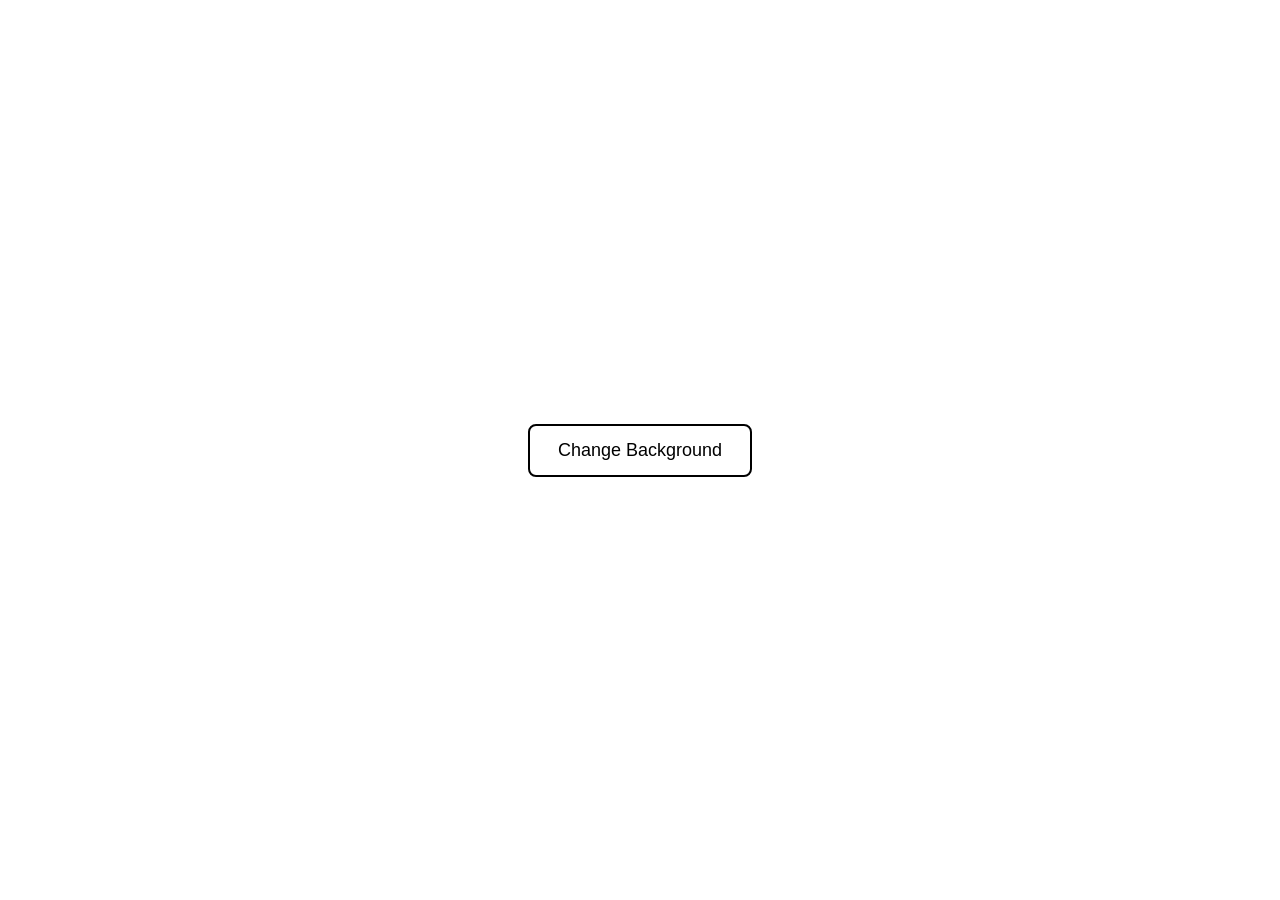
<file: Html/AS 8/index.html>
<!DOCTYPE html>
<html lang="en">
<head>
    <meta charset="UTF-8">
    <meta name="viewport" content="width=device-width, initial-scale=1.0">
    <title>Change Background</title>
    <style>
        body {
            margin: 0;
            height: 100vh;
            display: flex;
            justify-content: center;
            align-items: center;
            background-color: white;
            color: black;
            font-family: Arial, sans-serif;
        }

        button {
            font-size: 18px;
            padding: 14px 28px;
            border: 2px solid currentColor;
            border-radius: 8px;
            background: transparent;
            color: inherit;
            cursor: pointer;
        }
    </style>
</head>
<body>

    <div cl></div>
    <button id="btn" type="button">Change Background</button>

    <script>
        const btn = document.getElementById('btn');

        btn.addEventListener('click', function () {
            const r = Math.floor(Math.random() * 256);
            const g = Math.floor(Math.random() * 256);
            const b = Math.floor(Math.random() * 256);

            document.body.style.backgroundColor = `rgb(${r}, ${g}, ${b})`;

            const brightness = (r * 299 + g * 587 + b * 114) / 1000;

            if (brightness > 128) {
                console.log('Light color');
                document.body.style.color = 'black';
            } else {
                console.log('Dark color');
                document.body.style.color = 'white';
            }
        });
    </script>
</body>
</html>
</file>
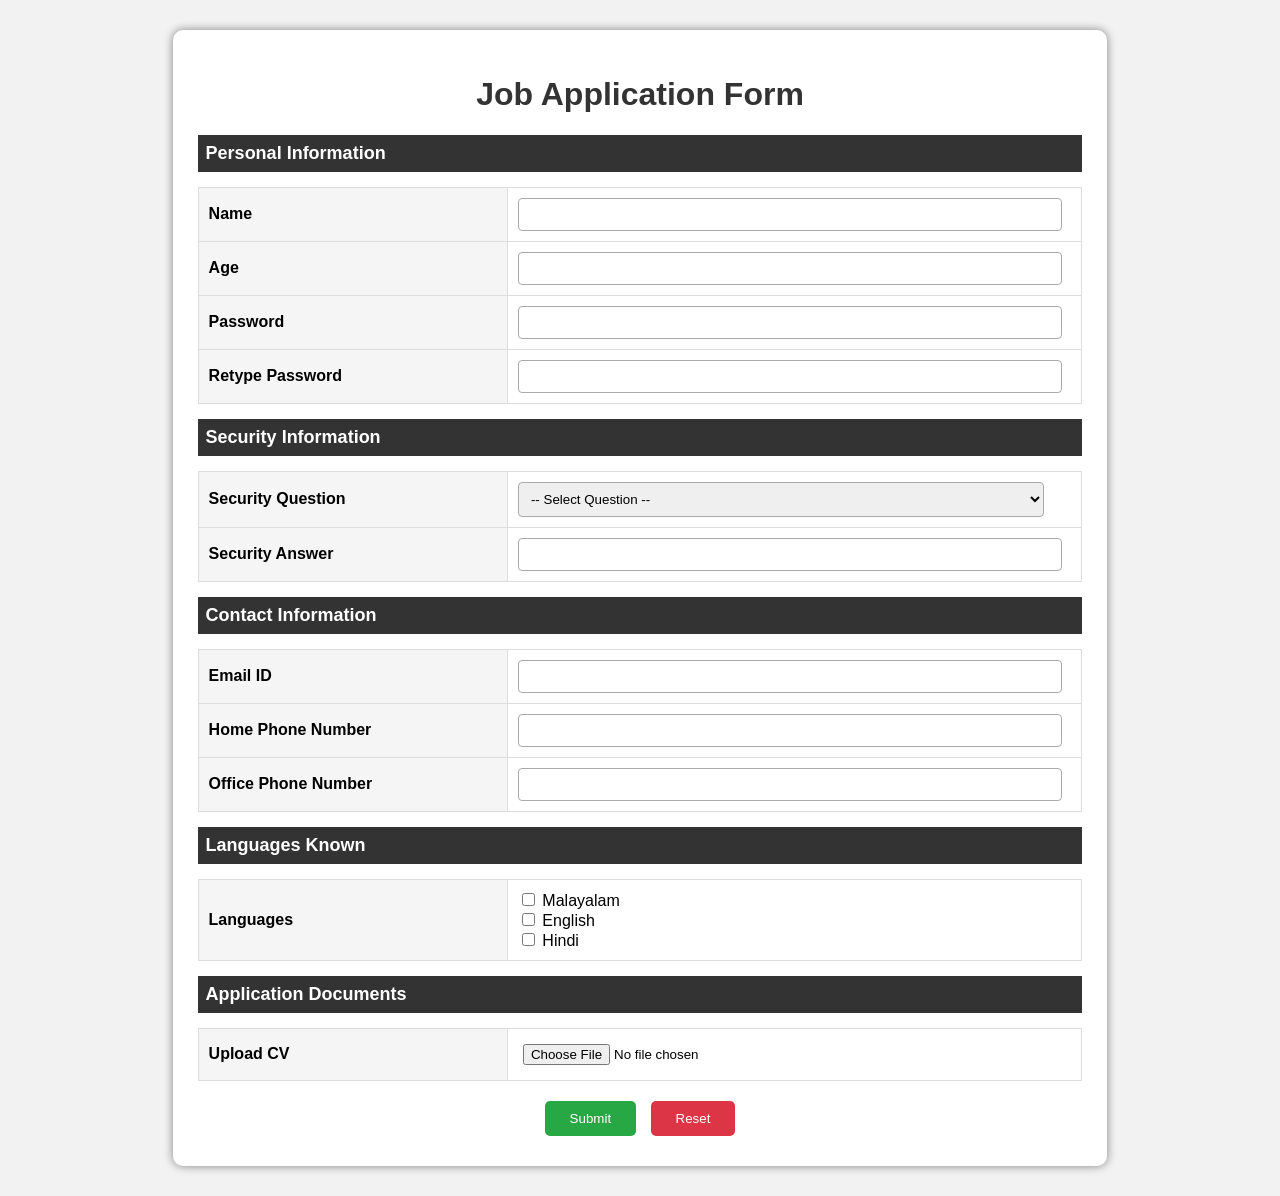
<file: Html/AS 4/forms.html>
<!DOCTYPE html>
<html lang="en">
<head>
    <meta charset="UTF-8">
    <meta name="viewport" content="width=device-width, initial-scale=1.0">
    <title>Job Application Form</title>

    <style>
        body {
            font-family: Arial, sans-serif;
            background-color: #f2f2f2;
        }

        .container {
            width: 70%;
            margin: 30px auto;
            background-color: white;
            padding: 25px;
            border-radius: 10px;
            box-shadow: 0 0 10px gray;
        }

        h1 {
            text-align: center;
            color: #333;
        }

        h2 {
            background-color: #333;
            color: white;
            padding: 8px;
            font-size: 18px;
        }

        table {
            width: 100%;
            border-collapse: collapse;
            margin-bottom: 15px;
        }

        td {
            padding: 10px;
            border: 1px solid #ddd;
        }

        td:first-child {
            width: 35%;
            font-weight: bold;
            background-color: #f5f5f5;
        }

        input[type="text"],
        input[type="number"],
        input[type="password"],
        input[type="email"],
        input[type="tel"],
        select {
            width: 95%;
            padding: 8px;
            border: 1px solid #aaa;
            border-radius: 4px;
        }

        input[type="file"] {
            padding: 5px;
        }

        .buttons {
            text-align: center;
        }

        input[type="submit"],
        input[type="reset"] {
            padding: 10px 25px;
            margin: 5px;
            border: none;
            border-radius: 5px;
            cursor: pointer;
            color: white;
        }

        input[type="submit"] {
            background-color: #28a745;
        }

        input[type="reset"] {
            background-color: #dc3545;
        }
    </style>
</head>

<body>

<div class="container">

    <h1>Job Application Form</h1>

    <form>

        <h2>Personal Information</h2>

        <table>
            <tr>
                <td>Name</td>
                <td>
                    <input type="text" name="name" required>
                </td>
            </tr>

            <tr>
                <td>Age</td>
                <td>
                    <input type="number" name="age" min="18" required>
                </td>
            </tr>

            <tr>
                <td>Password</td>
                <td>
                    <input type="password" name="password" required>
                </td>
            </tr>

            <tr>
                <td>Retype Password</td>
                <td>
                    <input type="password" name="repassword" required>
                </td>
            </tr>
        </table>



        <h2>Security Information</h2>

        <table>
            <tr>
                <td>Security Question</td>
                <td>
                    <select name="security_question">
                        <option value="">-- Select Question --</option>
                        <option>What is your pet's name?</option>
                        <option>What is your mother's name?</option>
                        <option>What is your favourite color?</option>
                        <option>What is your birthplace?</option>
                    </select>
                </td>
            </tr>

            <tr>
                <td>Security Answer</td>
                <td>
                    <input type="text" name="security_answer">
                </td>
            </tr>
        </table>



        <h2>Contact Information</h2>

        <table>
            <tr>
                <td>Email ID</td>
                <td>
                    <input type="email" name="email" required>
                </td>
            </tr>

            <tr>
                <td>Home Phone Number</td>
                <td>
                    <input type="tel" name="home_phone">
                </td>
            </tr>

            <tr>
                <td>Office Phone Number</td>
                <td>
                    <input type="tel" name="office_phone">
                </td>
            </tr>
        </table>



        <h2>Languages Known</h2>

        <table>
            <tr>
                <td>Languages</td>
                <td>
                    <input type="checkbox" name="language" value="Malayalam">
                    Malayalam

                    <br>

                    <input type="checkbox" name="language" value="English">
                    English

                    <br>

                    <input type="checkbox" name="language" value="Hindi">
                    Hindi
                </td>
            </tr>
        </table>


      
        <h2>Application Documents</h2>

        <table>
            <tr>
                <td>Upload CV</td>
                <td>
                    <input type="file" name="cv">
                </td>
            </tr>
        </table>


       
        <div class="buttons">
            <input type="submit" value="Submit">
            <input type="reset" value="Reset">
        </div>

    </form>

</div>

</body>
</html>
</file>
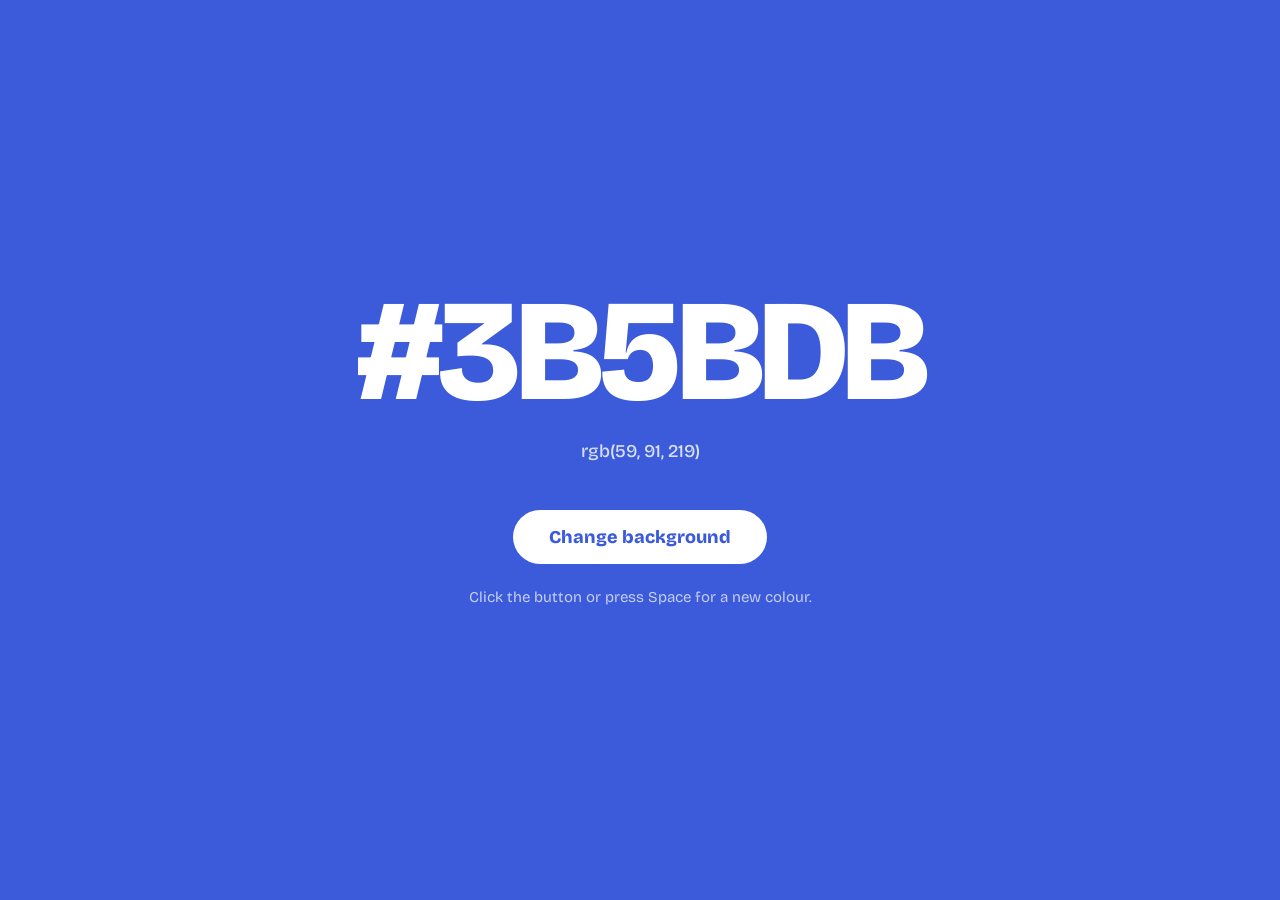
<file: Html/AS 8/Change Background.html>
<!DOCTYPE html>
<html lang="en">
<head>
<meta charset="UTF-8">
<meta name="viewport" content="width=device-width, initial-scale=1, viewport-fit=cover">
<title>Change Background</title>
<link rel="stylesheet" href="https://fonts.googleapis.com/css2?family=Bricolage+Grotesque:opsz,wght@12..96,500;12..96,800&display=swap">
<style>
  :root {
    box-sizing: border-box;
    padding-top: env(safe-area-inset-top, 0px);
    padding-bottom: env(safe-area-inset-bottom, 0px);
    --bg: #3b5bdb;      /* current background, updated by JavaScript */
    --ink: #ffffff;     /* readable text colour, updated by JavaScript */
  }
  :root:not([data-theme="light"]) { color-scheme: light dark; }
  html { scroll-padding-top: env(safe-area-inset-top, 0px); height: 100%; }
  *, *::before, *::after { box-sizing: inherit; }

  body {
    margin: 0;
    height: 100%;
    display: grid;
    place-items: center;
    background: var(--bg);
    color: var(--ink);
    font-family: "Bricolage Grotesque", "Helvetica Neue", Arial, sans-serif;
    transition: background-color 0.6s ease, color 0.6s ease;
  }

  main {
    width: min(92vw, 40rem);
    text-align: center;
    padding: 2rem 1rem;
  }

  .hex {
    margin: 0;
    font-size: clamp(3.5rem, 18vw, 9rem);
    font-weight: 800;
    letter-spacing: -0.04em;
    line-height: 1;
    font-variant-numeric: tabular-nums;
  }

  .rgb {
    margin: 1rem 0 3rem;
    font-size: 1.125rem;
    font-weight: 500;
    opacity: 0.8;
  }

  #changeBtn {
    font: inherit;
    font-size: 1.125rem;
    font-weight: 800;
    padding: 1rem 2.25rem;
    border: 0;
    border-radius: 999px;
    background: var(--ink);
    color: var(--bg);
    cursor: pointer;
    transition: transform 0.15s ease, background-color 0.6s ease, color 0.6s ease;
  }
  #changeBtn:hover { transform: translateY(-2px); }
  #changeBtn:active { transform: scale(0.97); }
  #changeBtn:focus-visible { outline: 3px solid var(--ink); outline-offset: 4px; }

  .hint { margin-top: 1.5rem; font-size: 0.9375rem; opacity: 0.7; }

  @media (prefers-reduced-motion: reduce) {
    body, #changeBtn { transition: none; }
  }
</style>
</head>
<body>
  <main>
    <h1 class="hex" id="hexValue">#3B5BDB</h1>
    <p class="rgb" id="rgbValue">rgb(59, 91, 219)</p>
    <button id="changeBtn" type="button">Change background</button>
    <p class="hint">Click the button or press Space for a new colour.</p>
  </main>

<script>
  const root = document.documentElement;
  const button = document.getElementById('changeBtn');
  const hexValue = document.getElementById('hexValue');
  const rgbValue = document.getElementById('rgbValue');

  // Generate a random colour as r, g, b values (0–255)
  function randomColor() {
    return [0, 0, 0].map(() => Math.floor(Math.random() * 256));
  }

  // Choose black or white text depending on how light the background is
  function readableInk(r, g, b) {
    const brightness = (r * 299 + g * 587 + b * 114) / 1000;
    return brightness > 150 ? '#111111' : '#ffffff';
  }

  function applyColor() {
    const [r, g, b] = randomColor();
    const hex = '#' + [r, g, b].map(v => v.toString(16).padStart(2, '0')).join('').toUpperCase();

    root.style.setProperty('--bg', hex);
    root.style.setProperty('--ink', readableInk(r, g, b));
    hexValue.textContent = hex;
    rgbValue.textContent = 'rgb(' + r + ', ' + g + ', ' + b + ')';
  }

  // Event listener: run applyColor every time the button is clicked
  button.addEventListener('click', applyColor);
</script>
</body>
</html>
</file>
<file: Html/AS 1/index.css>
* {
            margin: 0;
            padding: 0;
            box-sizing: border-box;
        }

        body {
            font-family: 'Segoe UI', Arial, sans-serif;
            background: #f4f4f4;
            color: #222;
            line-height: 1.6;
        }

        .resume {
            display: flex;
            width: 100%;
            min-height: 100vh;
        }

        .img img{
            width: 150px;
            height: 150px;
            border-radius: 50%;
            object-fit: cover;
            border: 3px solid #fff;
            margin-left: 3.5rem;
            margin-top: 2rem;
        }

        .clr {
            background: #243B55;
            width: 17rem;
            flex-shrink: 0;
            min-height: 100vh;
        }

        .right {
            flex: 1;
            min-width: 0;
            background: #f8f9fa;
            padding: 45px 55px;
            color: #243044;
        }

        .contact h4,
        .skills h4,
        .lang h4,
        .int h4{
            margin-left: 1.8rem;
            color: #fff;
            margin-top: 1.5rem;
            font-size: 1.1rem;
            letter-spacing: 0.1rem;
        }

        .contact h4 span, 
        .skills h4 span,
        .lang h4 span,
        .int h4 span{
            display: inline-block;
            width: 4rem;
            height: 0.36rem;
            background-color: #4A90C2;
            margin-left: 0.6rem;
            vertical-align: middle;
            border-radius: 10px;
        }

        .email, 
        .phone, 
        .place,
        .linkedin,
        .github{
            margin-left: 1.8rem;
            margin-top: 0.65rem;
            display: flex;
            align-items: center;
            gap: 0.7rem;
        }

        .email img, 
        .phone img, 
        .place img,
        .linkedin img,
        .github img {
            width: 14px;
            height: 14px;
            object-fit: contain;
        }

        .linkedin h1{
            font-size: 0.71rem;
            color: #fff;
        }

        .email h1, 
        .phone h1, 
        .place h1,
        .github h1{
            font-size: 0.78rem;
            color: #fff;
        }
        .skills h1{
            margin-left: 1.8rem;
            margin-top: 0.65rem;
            display: flex;
            align-items: center;
            gap: 0.7rem;
            font-size: 1rem;
            color: #fff;
        }

        .skills h2{
            margin-left: 1.8rem;
            margin-top: 0.65rem;
            display: flex;
            align-items: center;
            gap: 0.7rem;
            font-size: 0.78rem;
            color: #fff;
        }

        .lang h1{
            margin-left: 1.8rem;
            margin-top: 0.65rem;
            display: flex;
            align-items: center;
            gap: 0.7rem;
            font-size: 1rem;
            color: #fff;
        }

        .int h1{
             margin-left: 1.8rem;
            margin-top: 0.65rem;
            display: flex;
            align-items: center;
            gap: 0.7rem;
            font-size: 1rem;
            color: #fff;
        }

        .right {
            flex: 1;

            background: #f8f9fa;

            padding: 45px 55px;

            color: #243044;
        }


.intro {
    border-bottom: 1px solid #cfd4da;

    padding-bottom: 25px;

    margin-bottom: 25px;
}

.intro h1 {
    font-size: 42px;

    letter-spacing: 3px;

    color: #243B55;

    margin-bottom: 5px;
}

.intro h2 {
    font-size: 18px;

    color: #3d6094;

    margin-bottom: 12px;
}

.blue-line {
    width: 70px;

    height: 4px;

    background: #2F5E9E;

    border-radius: 10px;

    margin-bottom: 15px;
}

.intro p {
    font-size: 14px;

    line-height: 1.7;

    max-width: 850px;
}

.resume-section {
    border-bottom: 1px solid #cfd4da;

    padding-bottom: 22px;

    margin-bottom: 22px;
}

.resume-section h3,
.small-section h3 {
    font-size: 16px;

    letter-spacing: 1px;

    color: #243B55;

    margin-bottom: 18px;
}

.resume-item,
.project {
    margin-left: 25px;

    margin-bottom: 18px;
}

.item-top {
    display: flex;

    justify-content: space-between;

    align-items: flex-start;

    gap: 20px;
}

.item-top h4 {
    font-size: 15px;

    color: #27364b;
}

.item-top span {
    font-size: 13px;

    color: #3d6094;
}

.date {
    font-size: 13px;

    color: #555;

    white-space: nowrap;
}

.resume-item ul,
.project ul {
    padding-left: 18px;

    margin-top: 8px;
}

.resume-item li,
.project li {
    font-size: 13px;

    line-height: 1.7;

    margin-bottom: 3px;
}


.project {
    padding-bottom: 15px;

    border-bottom: 1px dashed #cfd4da;
}



.bottom-sections {
    display: flex;

    gap: 35px;

    border-bottom: 1px solid #cfd4da;

    padding-bottom: 20px;

    margin-bottom: 22px;
}

.small-section {
    width: 50%;
}

.small-section ul {
    padding-left: 18px;
}

.small-section li {
    font-size: 12px;

    margin-bottom: 7px;
}



.activity-container {
    display: flex;

    justify-content: space-between;

    gap: 25px;
}

.activity-container div {
    flex: 1;
}

.activity-container h4 {
    color: #2F5E9E;

    margin-bottom: 5px;
}

.activity-container p {
    font-size: 12px;

    line-height: 1.6;

    margin-bottom: 4px;
}
</file>
